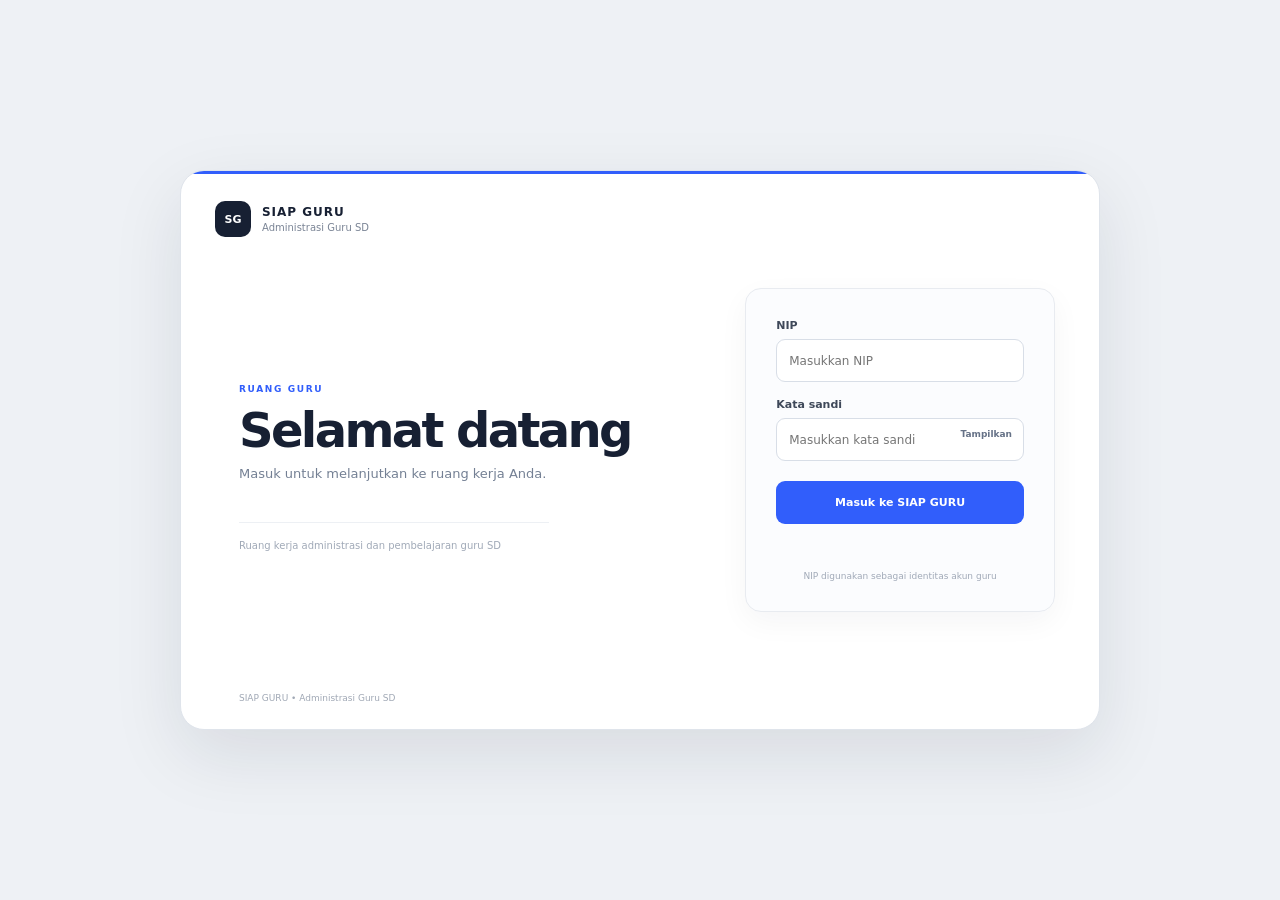
<file: login.html>
<!doctype html>
<html lang="id">
<head>
  <meta charset="utf-8">
  <meta name="viewport" content="width=device-width, initial-scale=1">
  <meta name="theme-color" content="#eef1f5">
  <meta name="description" content="Login Guru — SIAP GURU.">
  <title>Login Guru — SIAP GURU</title>
  <link rel="stylesheet" href="assets/css/app.css">
  <link rel="stylesheet" href="assets/css/siap-guru-login-v2.css?v=1">
</head>
<body class="login-body">
  <main class="login-page">
    <section class="login-panel" aria-label="Login SIAP GURU">
      <div class="login-brand">
        <div class="login-mark">SG</div>
        <div><strong>SIAP GURU</strong><span>Administrasi Guru SD</span></div>
      </div>
      <div class="login-heading">
        <span class="login-kicker">RUANG GURU</span>
        <h1>Selamat datang</h1>
        <p>Masuk untuk melanjutkan ke ruang kerja Anda.</p>
      </div>
      <form id="loginForm" novalidate>
        <div class="field">
          <label for="nip">NIP</label>
          <input id="nip" name="nip" type="text" inputmode="numeric" autocomplete="username" placeholder="Masukkan NIP" required>
        </div>
        <div class="field">
          <label for="password">Kata sandi</label>
          <div class="password-wrap">
            <input id="password" name="password" type="password" autocomplete="current-password" placeholder="Masukkan kata sandi" required>
            <button id="togglePassword" class="password-toggle" type="button" aria-pressed="false">Tampilkan</button>
          </div>
        </div>
        <button class="login-submit" type="submit">Masuk ke SIAP GURU</button>
        <p id="loginMessage" class="login-message" role="status" aria-live="polite"></p>
      </form>
      <div class="login-foot">SIAP GURU <span>•</span> Administrasi Guru SD</div>
    </section>
  </main>
  <script src="assets/js/login.js" defer></script>
</body>
</html>
</file>
<file: assets/css/app.css>
:root{font-family:Inter,ui-sans-serif,system-ui,-apple-system,BlinkMacSystemFont,"Segoe UI",sans-serif;color:#172033;background:#f7f8fa;font-synthesis:none;text-rendering:optimizeLegibility}*{box-sizing:border-box}html{min-height:100%}body{margin:0;min-height:100vh;background:#f7f8fa}button,input,a{font:inherit}a{color:inherit}.login-body{background:#f7f8fa}.login-page{min-height:100vh;display:grid;place-items:center;padding:22px}.login-panel{width:min(100%,390px);padding:30px;border:1px solid #e3e6eb;border-radius:22px;background:#fff;box-shadow:0 20px 55px rgba(23,32,51,.08)}.login-brand{display:flex;align-items:center;gap:11px;margin-bottom:30px}.login-mark{width:38px;height:38px;display:grid;place-items:center;border-radius:11px;background:#172033;color:#fff;font-size:11px;font-weight:800}.login-brand strong{display:block;font-size:13px;letter-spacing:.08em}.login-brand span{display:block;margin-top:3px;color:#7a8495;font-size:11px}.login-kicker{color:#8b95a5;font-size:9px;font-weight:800;letter-spacing:.16em}.login-heading h1{margin:7px 0 6px;font-size:28px;line-height:1.08}.login-heading p{margin:0 0 25px;color:#7a8495;font-size:13px;line-height:1.5}.field{margin-bottom:15px}.field label{display:block;margin-bottom:7px;color:#3e4859;font-size:12px;font-weight:750}.field input{width:100%;padding:12px 13px;border:1px solid #d9dee6;border-radius:10px;background:#fff;color:#172033;outline:none;font-size:13px}.field input:focus{border-color:#8d97a7;box-shadow:0 0 0 3px rgba(141,151,167,.12)}.password-wrap{position:relative}.password-wrap input{padding-right:84px}.password-toggle{position:absolute;right:6px;top:6px;border:0;background:transparent;padding:6px 7px;border-radius:7px;color:#6b7585;font-size:10px;font-weight:750;cursor:pointer}.login-submit{width:100%;margin-top:3px;padding:12px 14px;border:0;border-radius:10px;background:#172033;color:#fff;font-size:12px;font-weight:750;cursor:pointer}.login-submit:disabled{opacity:.65;cursor:wait}.login-message{min-height:18px;margin:11px 0 0;font-size:11px}.login-message.error{color:#b42318}.login-message.info{color:#657083}.login-message.success{color:#167647}.login-foot{margin-top:24px;padding-top:15px;border-top:1px solid #edf0f3;color:#a0a8b5;text-align:center;font-size:10px}.app-shell{min-height:100vh;display:flex;flex-direction:column}.topbar{width:min(1080px,calc(100% - 32px));margin:0 auto;padding:16px 0;display:flex;align-items:center;justify-content:space-between;gap:16px}.brand{display:flex;align-items:center;gap:10px}.brand-mark{width:38px;height:38px;border-radius:11px;display:grid;place-items:center;background:#172033;color:#fff;font-weight:800;font-size:11px}.brand-name{font-weight:800;letter-spacing:.08em;font-size:14px}.brand-subtitle{margin-top:2px;color:#7a8495;font-size:11px}.top-actions{display:flex;align-items:center;gap:8px}.user-name-top{color:#657083;font-size:11px;font-weight:700;max-width:180px;overflow:hidden;text-overflow:ellipsis;white-space:nowrap}.login-link{padding:8px 12px;border:1px solid #dfe3e8;border-radius:9px;background:#fff;color:#465165;font-size:11px;font-weight:750;cursor:pointer}.main-content{width:min(1080px,calc(100% - 32px));margin:14px auto 0;flex:1}.dashboard-content{margin-top:10px}.dashboard-welcome{display:flex;align-items:center;justify-content:space-between;gap:18px;padding:24px;border:1px solid #e2e5ea;border-radius:18px;background:#fff;box-shadow:0 12px 30px rgba(23,32,51,.045)}.dashboard-welcome h1{margin:7px 0;font-size:clamp(26px,4vw,38px);line-height:1.05;letter-spacing:-.045em}.dashboard-welcome p{max-width:650px;margin:0;color:#687386;font-size:13px;line-height:1.55}.teacher-chip{min-width:180px;padding:12px 14px;border:1px solid #edf0f3;border-radius:12px;background:#fafbfc}.teacher-chip strong,.teacher-chip span{display:block}.teacher-chip strong{font-size:12px}.teacher-chip span{margin-top:4px;color:#7a8495;font-size:10px;line-height:1.4}.dashboard-section{margin-top:18px}.section-heading{display:flex;align-items:end;justify-content:space-between;gap:12px;margin-bottom:10px}.section-heading h2{margin:4px 0;font-size:18px}.eyebrow{color:#8791a0;font-size:9px;font-weight:800;letter-spacing:.16em}.structure-note{color:#9aa3b0;font-size:10px}.summary-grid{display:grid;grid-template-columns:repeat(4,minmax(0,1fr));gap:9px}.summary-card{position:relative;display:flex;align-items:flex-start;gap:10px;min-height:88px;padding:13px;border:1px solid #e2e5ea;border-radius:14px;background:#fff}.summary-icon{width:28px;height:28px;flex:0 0 28px;display:grid;place-items:center;border:1px solid #e0e4e9;border-radius:8px;background:#f8f9fa;color:#4b5668;font-size:10px;font-weight:800}.summary-card strong{display:block;font-size:11px}.summary-card div span{display:block;margin-top:4px;color:#7a8495;font-size:10px;line-height:1.4}.summary-value{position:absolute;right:12px;top:12px;font-size:18px;line-height:1;font-weight:800}.student-list{overflow:hidden;border:1px solid #e2e5ea;border-radius:14px;background:#fff}.student-row{display:flex;align-items:center;justify-content:space-between;padding:11px 14px;border-bottom:1px solid #edf0f3}.student-row:last-child{border-bottom:0}.student-row strong,.student-row span{display:block}.student-row strong{font-size:12px}.student-row span{margin-top:3px;color:#7a8495;font-size:10px}.empty-state{padding:18px;color:#7a8495;font-size:11px}.error-state{color:#b42318}.menu-section{margin-top:18px}.main-menu-grid{display:grid;grid-template-columns:repeat(2,minmax(0,1fr));gap:10px}.menu-card{display:flex;align-items:flex-start;gap:12px;min-height:116px;padding:16px;border:1px solid #e2e5ea;border-radius:16px;background:#fff}.menu-card.menu-home{min-height:92px}.active-menu{border-color:#d4d9e0;background:#fcfcfd}.menu-icon{width:32px;height:32px;flex:0 0 32px;display:grid;place-items:center;border:1px solid #e0e4e9;border-radius:9px;color:#4b5668;background:#f8f9fa;font-size:15px}.menu-card h3{margin:1px 0 4px;font-size:14px}.menu-card p{margin:0;color:#7a8495;font-size:11px}.menu-card-body{min-width:0;flex:1}.sub-menu{display:flex;flex-wrap:wrap;gap:5px;margin-top:9px}.sub-menu span,.sub-menu-button{padding:5px 7px;border:1px solid #edf0f3;border-radius:7px;color:#737e8e;background:#fafbfc;font-size:10px}.sub-menu-button{cursor:pointer}.sub-menu-button:hover{border-color:#d9dee6;background:#f4f6f8;color:#394457}.sub-menu .sub-label{color:#3f4a5b;font-weight:750;background:#f2f4f6}.inner-view[hidden]{display:none}.inner-view{margin-top:0}.inner-view-head{display:flex;align-items:center;justify-content:space-between;gap:18px;padding:24px;border:1px solid #e2e5ea;border-radius:18px;background:#fff}.inner-view-head h1{margin:7px 0 4px;font-size:clamp(26px,4vw,36px);line-height:1.05;letter-spacing:-.04em}.inner-view-head p{margin:0;color:#687386;font-size:12px}.back-button{display:block;margin:0 0 14px;padding:0;border:0;background:transparent;color:#657083;font-size:11px;font-weight:750;cursor:pointer}.student-toolbar{display:flex;align-items:center;justify-content:space-between;gap:10px;margin:16px 0 10px}.student-toolbar input{width:min(520px,100%);padding:11px 13px;border:1px solid #dfe3e8;border-radius:10px;background:#fff;color:#172033;outline:none;font-size:12px}.student-toolbar input:focus{border-color:#8d97a7;box-shadow:0 0 0 3px rgba(141,151,167,.12)}.student-table-wrap{overflow:auto;border:1px solid #e2e5ea;border-radius:14px;background:#fff}.student-table{width:100%;border-collapse:collapse;min-width:720px}.student-table th,.student-table td{padding:10px 11px;border-bottom:1px solid #edf0f3;text-align:left;white-space:nowrap;font-size:11px}.student-table th{background:#fafbfc;color:#687386;font-size:10px;font-weight:800}.student-table td{color:#4b5668}.student-table tr:last-child td{border-bottom:0}.student-table td:first-child,.student-table th:first-child{text-align:center;width:48px}.student-table td strong{color:#172033;font-weight:750}.footer{width:min(1080px,calc(100% - 32px));margin:24px auto 18px;color:#a0a8b5;text-align:center;font-size:10px}@media(max-width:800px){.summary-grid{grid-template-columns:repeat(2,minmax(0,1fr))}.dashboard-welcome{align-items:flex-start;flex-direction:column}.teacher-chip{width:100%}.inner-view-head{align-items:flex-start;flex-direction:column;width:100%}.inner-view-head .teacher-chip{min-width:0}.student-toolbar{align-items:stretch;flex-direction:column}}@media(max-width:650px){.topbar{padding-top:13px}.main-content{margin-top:10px}.main-menu-grid{grid-template-columns:1fr}.menu-card{min-height:auto}}@media(max-width:430px){.topbar,.main-content,.footer{width:min(100% - 22px,1080px)}.brand-subtitle{display:none}.user-name-top{max-width:90px}.summary-grid{grid-template-columns:1fr 1fr}.dashboard-welcome{padding:19px}.login-page{padding:15px}.login-panel{padding:24px 21px;border-radius:18px}.login-heading h1{font-size:25px}.inner-view-head{padding:19px}}
</file>
<file: assets/css/siap-guru-login-v2.css>
:root{--sg-login-bg:#eef1f5;--sg-login-surface:#fff;--sg-login-text:#172033;--sg-login-muted:#748094;--sg-login-border:#dfe4eb;--sg-login-accent:#315efb;--sg-login-accent-hover:#244bd1}body.login-body{min-height:100dvh;background:var(--sg-login-bg);color:var(--sg-login-text);overflow-x:hidden}.login-page{min-height:100dvh;display:grid;place-items:center;padding:28px}.login-panel{position:relative;width:min(920px,100%);min-height:560px;padding:0;display:grid;grid-template-columns:minmax(0,1.02fr) minmax(340px,.78fr);overflow:hidden;border:1px solid var(--sg-login-border);border-radius:24px;background:#fff;box-shadow:0 24px 70px rgba(23,32,51,.10)}.login-panel:before{content:"";position:absolute;left:0;right:0;top:0;height:3px;background:var(--sg-login-accent)}.login-brand{position:absolute;left:34px;top:30px;z-index:2;margin:0;display:flex;align-items:center;gap:11px}.login-mark{width:36px;height:36px;border-radius:10px;background:#172033}.login-brand strong{font-size:12px}.login-brand span{font-size:10px}.login-heading{grid-column:1;align-self:center;padding:90px 58px 60px}.login-kicker{font-size:9px;color:var(--sg-login-accent);letter-spacing:.18em}.login-heading h1{margin:10px 0 8px;font-size:clamp(34px,4vw,48px);letter-spacing:-.055em;line-height:1.02}.login-heading p{max-width:390px;margin:0;color:var(--sg-login-muted);font-size:13px;line-height:1.65}.login-heading:after{content:"Ruang kerja administrasi dan pembelajaran guru SD";display:block;max-width:310px;margin-top:38px;padding-top:15px;border-top:1px solid #edf0f4;color:#a0a9b7;font-size:10px;line-height:1.5}.login-panel form{grid-column:2;grid-row:1;align-self:center;margin:52px 44px;padding:30px;border:1px solid #e8ebf0;border-radius:16px;background:#fbfcfe;box-shadow:0 10px 30px rgba(23,32,51,.045)}.field{margin-bottom:16px}.field label{margin-bottom:7px;font-size:11px}.field input{height:43px;padding:11px 12px;border-color:#d8dee7;border-radius:9px;font-size:12px;background:#fff}.field input:focus{border-color:var(--sg-login-accent);box-shadow:0 0 0 3px rgba(49,94,251,.10)}.password-wrap input{padding-right:78px}.password-toggle{right:5px;top:5px;color:#667287;font-size:9px}.login-submit{height:43px;margin-top:4px;border-radius:9px;background:var(--sg-login-accent);font-size:11px;transition:background .15s ease,transform .15s ease}.login-submit:hover{background:var(--sg-login-accent-hover);transform:translateY(-1px)}.login-message{font-size:10px}.login-foot{position:absolute;left:58px;bottom:26px;margin:0;padding:0;border:0;text-align:left;font-size:9px}.login-panel form:after{content:"NIP digunakan sebagai identitas akun guru";display:block;margin-top:18px;color:#a0a9b7;text-align:center;font-size:9px}@media(max-width:760px){.login-page{padding:18px}.login-panel{width:min(430px,100%);min-height:0;display:block;border-radius:20px}.login-brand{position:relative;left:auto;top:auto;padding:25px 23px 0}.login-heading{padding:46px 23px 18px}.login-heading h1{font-size:31px}.login-heading:after{margin-top:25px}.login-panel form{margin:0 18px 18px;padding:23px;border-radius:14px}.login-foot{position:relative;left:auto;bottom:auto;margin:0;padding:0 23px 23px;text-align:center}.login-panel form:after{margin-top:15px}}@media(max-width:430px){.login-page{padding:12px}.login-panel{border-radius:17px}.login-brand{padding:21px 19px 0}.login-heading{padding:39px 19px 15px}.login-heading h1{font-size:28px}.login-heading p{font-size:12px}.login-panel form{margin:0 12px 14px;padding:20px}.login-foot{padding:0 19px 20px}}
</file>
